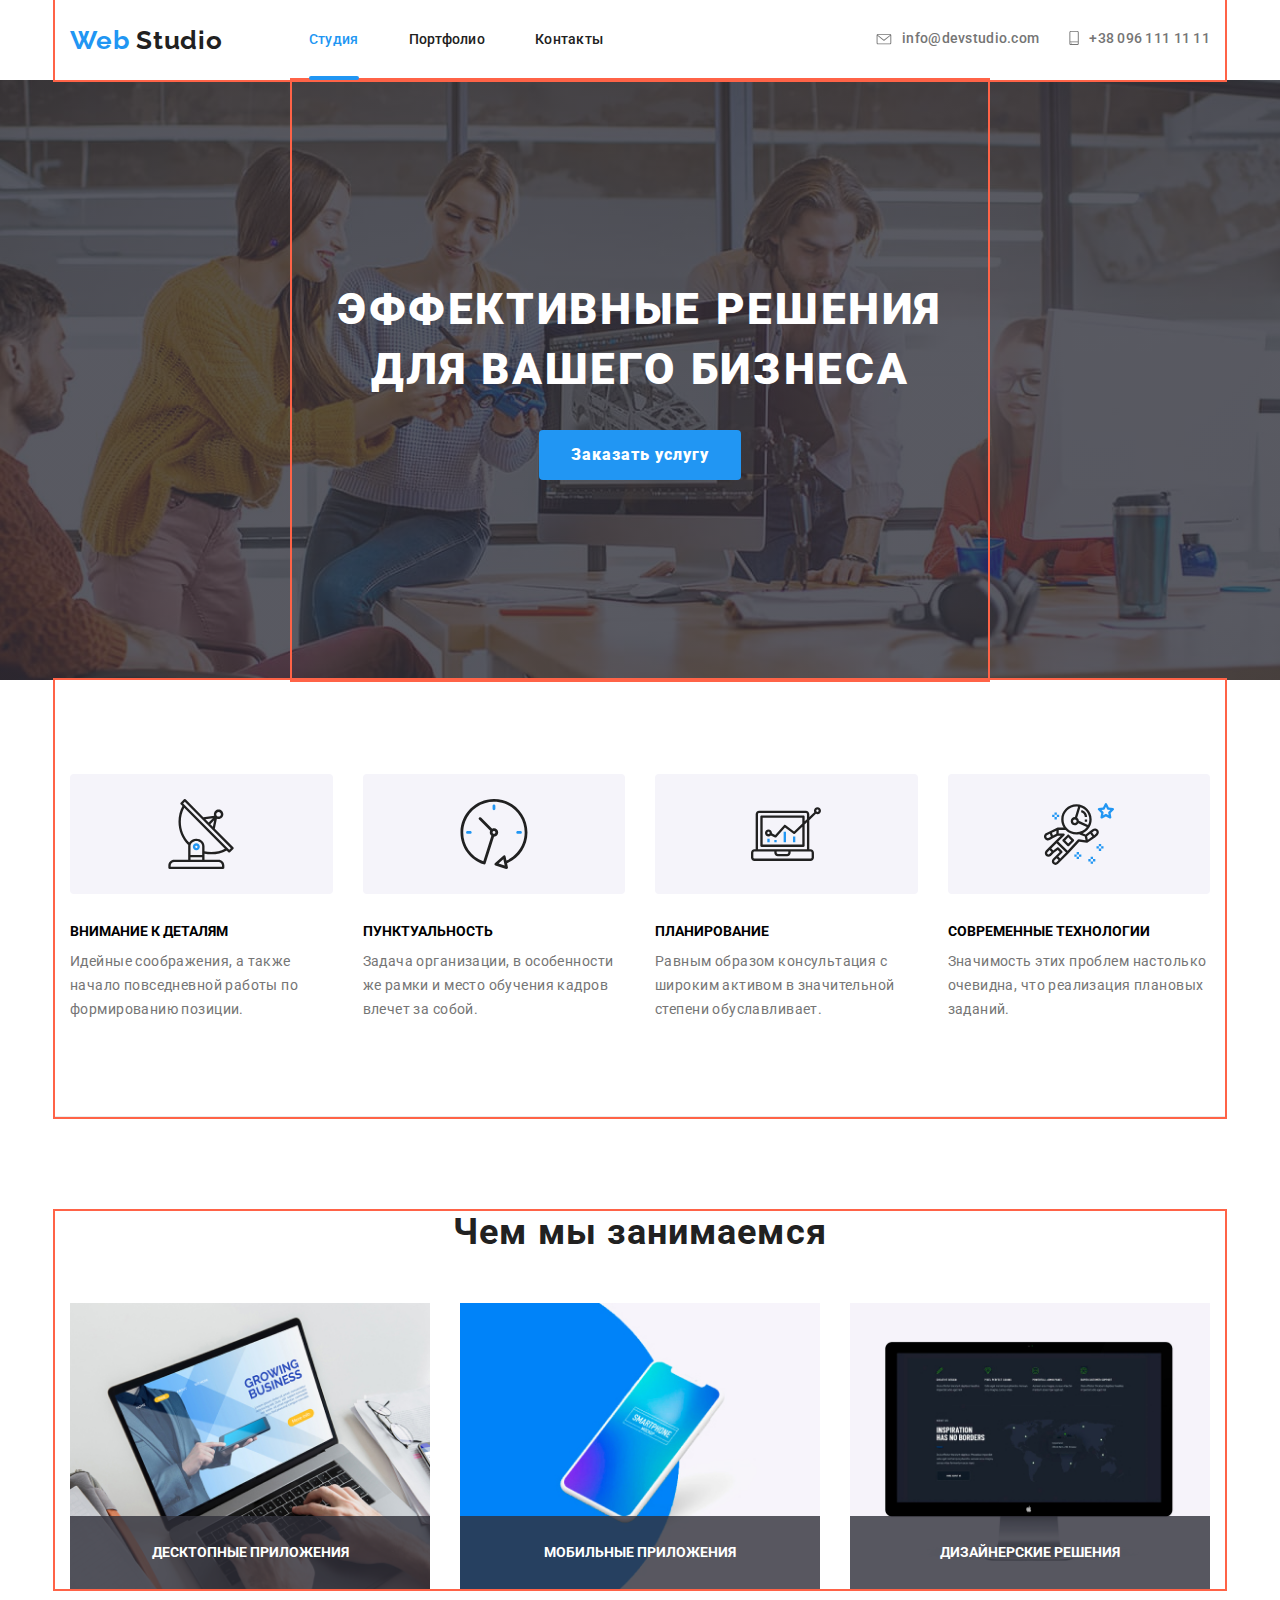
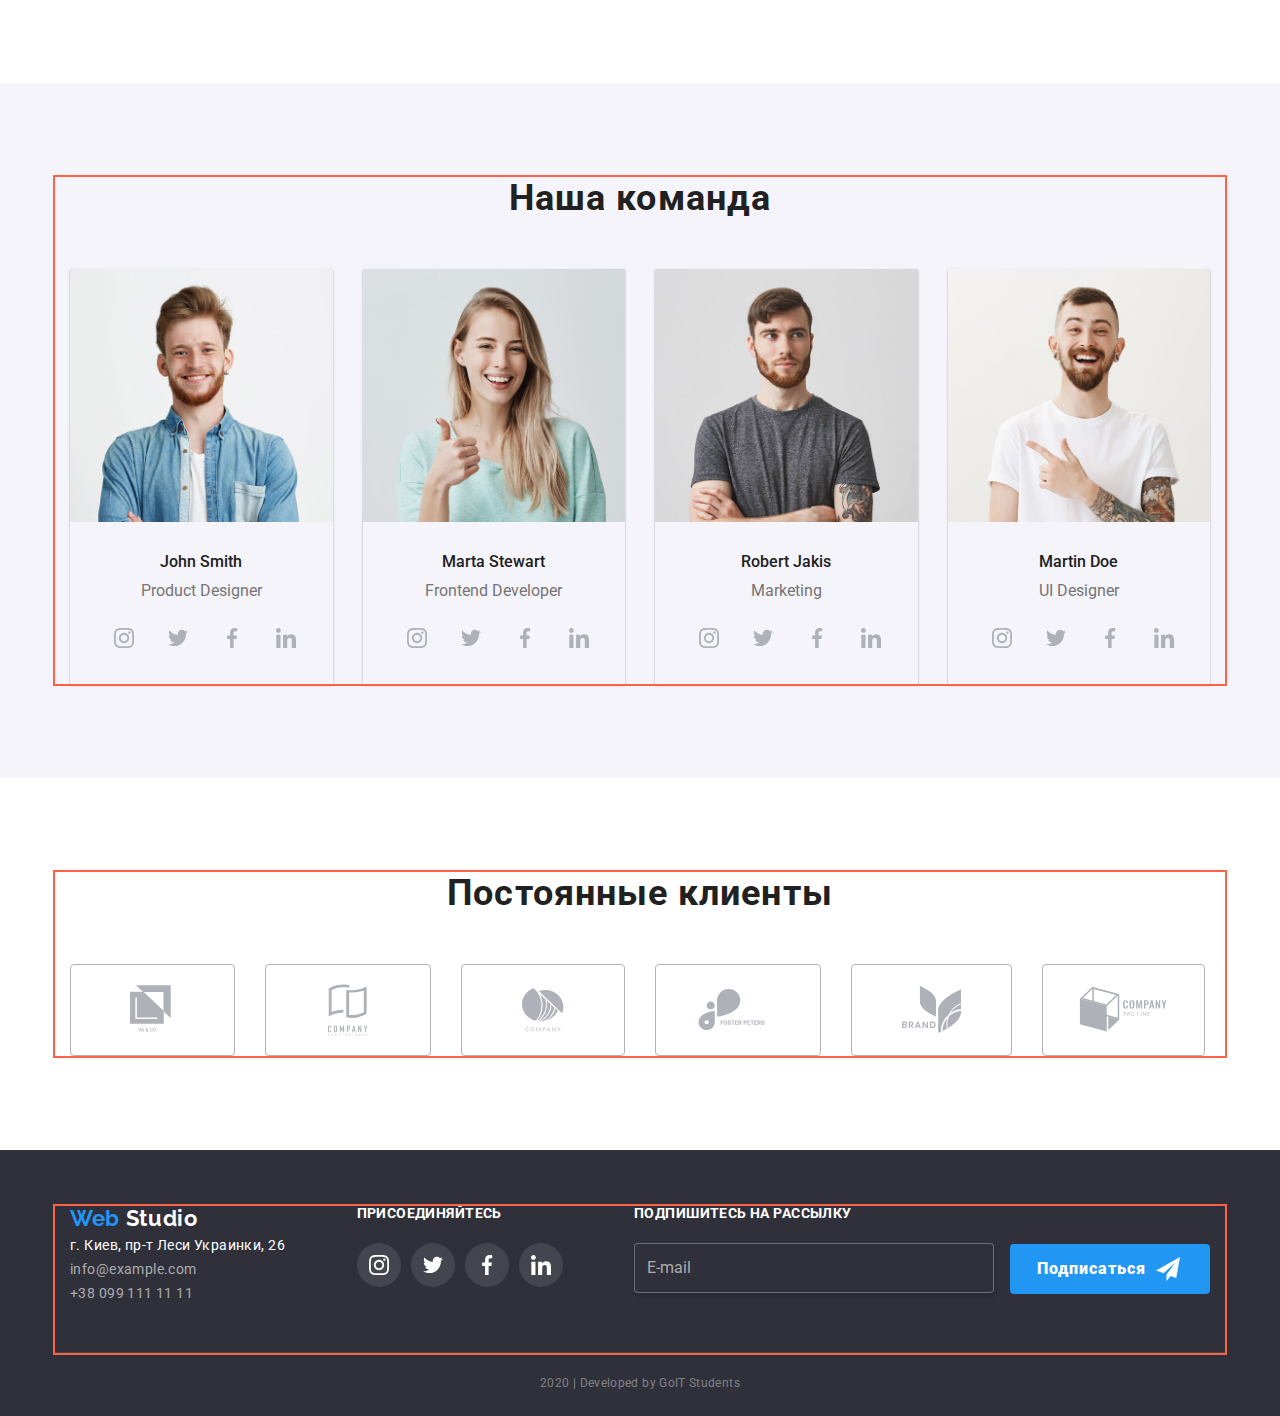
<file: index.html>
<!DOCTYPE html>
<html lang="ru">
<head>
    <meta charset="UTF-8">
    <meta name="viewport" content="width=device-width, initial-scale=1.0">
    <title>goit-markup-hw-06</title>
    <link href="https://fonts.googleapis.com/css2?family=Raleway:wght@400;700;900&family=Roboto:wght@500;700;900&display=swap" rel="stylesheet">
    <link rel="stylesheet" href="https://cdnjs.cloudflare.com/ajax/libs/modern-normalize/0.6.0/modern-normalize.min.css">
    <link rel="stylesheet" href="./css/common.css">
    <link rel="stylesheet" href="./css/main.css">
    
</head>
<body>
    <!--header-->
    <header>
        <div class="page-header border-box">
            <nav class="page-header__nav">
                <a href="" class="page-header__logo"> 
                    <span class="page-header__web">
                        Web
                    </span>
                    Studio 
                </a>
                <ul class="page-header__nav-list">
                    <li class="nav__item"><a href="./index.html" class="nav__link-current">Студия</a></li>
                    <li class="nav__item"><a href="./portfolio.html" class="nav__link">Портфолио</a></li>
                    <li class="nav__item"><a href="" class="nav__link">Контакты</a></li>
                </ul>
            </nav>
            <ul class="page-header-contacts">
                <li class="page-header__contacts-item">
                    
                    <a href="mailto:info@devstudio.com" class="page-header__contacts-link">
                        <svg class="page-header__icon" width="16px" height="11px">
                            <use href="./img/symbol-defs.svg#icon-mail">

                            </use>
                        </svg>    
                        info@devstudio.com
                    </a>
                </li>
                <li class="page-header__contacts-item">

                    <a href="tel:+380961111111" class="page-header__contacts-link">
                        <svg class="page-header__icon" width="10px" height="14px">
                            <use href="./img/symbol-defs.svg#icon-phone">

                            </use>
                        </svg> 
                        +38 096 111 11 11
                    </a>
                </li>
            </ul>
        </div>
    </header>
    
    <main>
        <!--hero-->
        <section class="hero">
            <div class="hero__logo border-box">
                <h1 class="hero__title">эффективные решения для вашего бизнеса</h1>
            
                <button type="button" class="hero__button" data-modal-open>
                    Заказать услугу
                </button> 
            </div>


            <div class="backdrop is-hidden" data-modal>
                <div class="modal is-hidden">
                    <form class="form" autocomplete="off">
                        <div class="modal__close-container" data-modal-close>
                            <svg class="modal__icon-close" width="44" height="44">
                                <use href="./img/symbol-defs.svg#krest"></use>
                            </svg>
                        </div>

                        <h3 class="modal__header">Оставьте свои данные, мы вам перезвоним</h3>
                        

                        <label class ="form__field">
                            <input class="form__input" type="text" name="name" placeholder=" "/>
                            <span class="form__label">Имя</span>
                            <svg class="form__icon" width="18" height="18">
                                <use href="./img/symbol-defs1.svg#icon-person-black-18dp"></use>
                            </svg>
                            
                        </label>

                        <label class ="form__field">
                                    <input class="form__input"
                                    type="tel" 
                                    name="tel" 
                                    
                                    placeholder=" "
                                    />
                                    <span class="form__label">Телефон</span>
                                    
                                    <svg class="form__icon" width="18" height="18">
                                        <use
                                        href="./img/symbol-defs1.svg#icon-phone-black-18dp">
                                        </use>
                                    </svg>
                        </label>            
                                
                        <label class ="form__field">
                                    <input class="form__input"
                                    type="email" 
                                    name="email" 
                                    
                                    placeholder=" "
                                    />
                                    <span class="form__label">Почта</span>
                                    
                                    <svg class="form__icon" width="18px" height="18px">
                                        <use
                                        href="./img/symbol-defs1.svg#icon-email-black-18dp">
                                        </use>
                                    </svg>
                        </label>       
                                

                        <label class="form__field">
                                    <textarea class="comment"
                                    name="comment"  
                                    rows="10"
                                    
                                    placeholder=" "
                                    ></textarea>
                            <span class="form__label form__label--comment">Коментарий</label>
                        </label>

                        <label class="form__agreement">
                                    
                            <input id="agreement" name="agreement" type="checkbox" class="checkbox"
                             value="agreement" class="modal__agreement-check" checked
                             >
                             <span class="form__checkbox"></span>
                            <p class="form__agreement-text">
                             Соглашаюсь с рассылкой и принимаю 
                                <a href="#" class="modal__contract-info">
                                    Условия договора
                                </a> 
                            </p>
                        </label>    
                        <button class="form__button" >Отправить</button>

                    </form>
                           
                </div>
            </div>
            
        </section>

                <!--advantages-->
                <section class="advantages border-box">
                   
                    <h2 class="visually-hidden header">Преимущества</h2>
                    <ul class="advantage-list">
                        <li class="advantage__item">
                            <div class="advantage__icon-bg">
                                <svg class="advantages--icon">
                                    <use 
                                        href="./img/symbol-defs.svg#icon-antenna">
                                    </use>
                                </svg> 
                                </div>
                            <h3 class="advantages__header">Внимание к деталям</h3>
                            <p class="advantages__text">
                                Идейные соображения, а также начало повседневной работы по формированию позиции.
                            </p>
                            
                        </li>
                        <li class="advantage__item">
                                <div class="advantage__icon-bg">
                                    <svg class="advantages--icon">
                                        <use 
                                            href="./img/symbol-defs.svg#icon-clock">
                                        </use>
                                    </svg> 
                                </div>
                            <h3 class="advantages__header">Пунктуальность</h3>
                            <p class="advantages__text">
                                Задача организации, в особенности же рамки и место обучения кадров влечет за собой.
                            </p>
                        </li>
                        <li class="advantage__item">
                                <div class="advantage__icon-bg">
                                    <svg class="advantages--icon">
                                        <use 
                                            href="./img/symbol-defs.svg#icon-diagram">
                                        </use>
                                    </svg> 
                                </div>
                            <h3 class="advantages__header">Планирование</h3>
                            <p class="advantages__text">
                                Равным образом консультация с широким активом в значительной степени обуславливает.
                            </p>
                        </li>
                        <li class="advantage__item">
                                <div class="advantage__icon-bg">
                                    <svg class="advantages--icon">
                                        <use 
                                            href="./img/symbol-defs.svg#icon-astronaut">
                                        </use>
                                    </svg> 
                                </div>
                            <h3 class="advantages__header">Современные технологии</h3>
                            <p class="advantages__text">
                                Значимость этих проблем настолько очевидна, что реализация плановых заданий.
                            </p>
                        </li>
                    </ul>                         
                </section>
            
            <!--what we do-->
            <section class="occupation">
                <div class="border-box">
                    <h2 class="occupation-header header">Чем мы занимаемся</h2>

                    <ul class="occupation__list">
                        <li class="occupation__item">
                            <img src="./img/desctopApp.jpg" alt="ДесктопныеПриложения" width="370" height="294">
                            <p class="occupation__text">
                                <a href="" class="occupation__link">
                                    Десктопные приложения
                                </a>
                            </p>
                        </li>
                        <li class="occupation__item">
                            <img src="./img/mobApp.jpg" alt="мобильныеПриложения"  width="370" height="294">
                            <p class="occupation__text">
                                <a href="" class="occupation__link">
                                Мобильные приложения
                            </a>
                            </p>
                        </li>
                        <li class="occupation__item">
                            <img src="./img/designSolution.jpg" alt="ДизайнерскиеРешения"  width="370" height="294">
                            <p class="occupation__text">
                                <a href="" class="occupation__link">
                                    Дизайнерские решения
                                </a>
                            </p>
                        </li>
                    </ul>
                </div>
            </section>

        <!--our team-->
        <section class="team">
            <div class="border-box">
                <h2 class="team__header header">Наша команда</h2>
                <ul class="team__list">
                    <!--Jhon-->
                    <li class="team__item">
                        <img src="./img/johnSmith.jpg" alt="ДжонСмит" width="270" height="260">
                        <h3 class="team__name">John Smith</h3>
                        <p class="team__text">Product Designer</p>
                        <ul class="team__social-list">
                            <li class="team__social-icon">
                                <a href="" class="team__social-link">
                                    <svg class="team__icon" width="20px" height="20px">
                                        <use 
                                            href="./img/symbol-defs.svg#icon-instagram">
                                        </use>
                                    </svg> 
                                </a>
                            </li>
                            <li class="team__social-icon">
                                <a href="" class="team__social-link">
                                    <svg class="team__icon" width="20px" height="20px">
                                        <use 
                                            href="./img/symbol-defs.svg#icon-twitter">
                                        </use>
                                    </svg> 
                                </a>
                            </li>
                            <li class="team__social-icon">
                                <a href="" class="team__social-link">
                                    <svg class="team__icon" width="20px" height="20px">
                                        <use 
                                            href="./img/symbol-defs.svg#icon-facebook">
                                        </use>
                                    </svg> 
                                </a>
                            </li>
                            <li class="team__social-icon">
                                <a href="" class="team__social-link">
                                    <svg class="team__icon" width="20px" height="20px">
                                        <use 
                                            href="./img/symbol-defs.svg#icon-linkedin">
                                        </use>
                                    </svg> 
                                </a>
                            </li>
                        </ul>
                    </li>
                    <!--Marta-->
                    <li class="team__item">
                        <img src="./img/martaStewart.jpg" alt="МартаСтюарт" width="270" height="260">
                        <h3 class="team__name">Marta Stewart</h3>
                        <p class="team__text">Frontend Developer</p>
                        <ul class="team__social-list">
                            <li class="team__social-icon">
                                <a href="" class="team__social-link">
                                    <svg class="team__icon" width="20px" height="20px">
                                        <use 
                                            href="./img/symbol-defs.svg#icon-instagram">
                                        </use>
                                    </svg> 
                                </a>
                            </li>
                            <li class="team__social-icon">
                                <a href="" class="team__social-link">
                                    <svg class="team__icon" width="20px" height="20px">
                                        <use 
                                            href="./img/symbol-defs.svg#icon-twitter">
                                        </use>
                                    </svg> 
                                </a>
                            </li>
                            <li class="team__social-icon">
                                <a href="" class="team__social-link">
                                    <svg class="team__icon" width="20px" height="20px">
                                        <use 
                                            href="./img/symbol-defs.svg#icon-facebook">
                                        </use>
                                    </svg> 
                                </a>
                            </li>
                            <li class="team__social-icon">
                                <a href="" class="team__social-link">
                                    <svg class="team__icon" width="20px" height="20px">
                                        <use 
                                            href="./img/symbol-defs.svg#icon-linkedin">
                                        </use>
                                    </svg> 
                                </a>
                            </li>
                        </ul>
                    </li>
                    <!--Robert-->
                    <li class="team__item">
                        <img src="./img/robertJakis.jpg" alt="РобетДжекиз" width="270" height="260">
                        <h3 class="team__name">Robert Jakis</h3>
                        <p class="team__text">Marketing</p>
                        <ul class="team__social-list">
                            <li class="team__social-icon">
                                <a href="" class="team__social-link">
                                    <svg class="team__icon" width="20px" height="20px">
                                        <use 
                                            href="./img/symbol-defs.svg#icon-instagram">
                                        </use>
                                    </svg> 
                                </a>
                            </li>
                            <li class="team__social-icon">
                                <a href="" class="team__social-link">
                                    <svg class="team__icon" width="20px" height="20px">
                                        <use 
                                            href="./img/symbol-defs.svg#icon-twitter">
                                        </use>
                                    </svg> 
                                </a>
                            </li>
                            <li class="team__social-icon">
                                <a href="" class="team__social-link">
                                    <svg class="team__icon" width="20px" height="20px">
                                        <use 
                                            href="./img/symbol-defs.svg#icon-facebook">
                                        </use>
                                    </svg> 
                                </a>
                            </li>
                            <li class="team__social-icon">
                                <a href="" class="team__social-link">
                                    <svg class="team__icon" width="20px" height="20px">
                                        <use 
                                            href="./img/symbol-defs.svg#icon-linkedin">
                                        </use>
                                    </svg> 
                                </a>
                            </li>
                        </ul>
                    </li>
                    <!--Martin-->
                    <li class="team__item">
                        <img src="./img/martinDoe.jpg" alt="МартинДое" width="270" height="260">
                        <h3 class="team__name">Martin Doe</h3>
                        <p class="team__text">UI Designer</p>
                        <ul class="team__social-list">
                            <li class="team__social-icon">
                                <a href="" class="team__social-link">
                                    <svg class="team__icon" width="20px" height="20px">
                                        <use 
                                            href="./img/symbol-defs.svg#icon-instagram">
                                        </use>
                                    </svg> 
                                </a>
                            </li>
                            <li class="team__social-icon">
                                <a href="" class="team__social-link">
                                    <svg class="team__icon" width="20px" height="20px">
                                        <use 
                                            href="./img/symbol-defs.svg#icon-twitter">
                                        </use>
                                    </svg> 
                                </a>
                            </li>
                            <li class="team__social-icon">
                                <a href="" class="team__social-link">
                                    <svg class="team__icon" width="20px" height="20px">
                                        <use 
                                            href="./img/symbol-defs.svg#icon-facebook">
                                        </use>
                                    </svg> 
                                </a>
                            </li>
                            <li class="team__social-icon">
                                <a href="" class="team__social-link">
                                    <svg class="team__icon" width="20px" height="20px">
                                        <use 
                                            href="./img/symbol-defs.svg#icon-linkedin">
                                        </use>
                                    </svg> 
                                </a>
                            </li>
                        </ul>
                    </li>
            </div>
        </section>

        <!--regular customers-->
        <section class="customers">

            <div class="border-box"> 
                <h2 class="header customers__header ">Постоянные клиенты</h2>
                <ul class="customers__list">
                    <li class="customers__item">
                        <a href="" class="customers__link customers-one__size">
                            <svg class="customers__logo" width="45px" height="50px">
                                <use 
                                    href="./img/symbol-defs.svg#icon-Client_1">
                                </use>
                            </svg> 
                        </a>
                    </li>
                    <li class="customers__item">
                        <a href="" class="customers__link customers-two__size">
                            <svg class="customers__logo" width="40px" height="52px">
                                <use 
                                    href="./img/symbol-defs.svg#icon-Client_2">
                                </use>
                            </svg> 
                        </a>
                    </li>
                    <li class="customers__item">
                        <a href="" class="customers__link customers-three__size">
                            <svg class="customers__logo" width="42px" height="44px">
                                <use 
                                    href="./img/symbol-defs.svg#icon-Client_3">
                                </use>
                            </svg> 
                        </a>
                    </li>
                    <li class="customers__item">
                        <a href="" class="customers__link customers-four__size">
                            <svg class="customers__logo" width="80px" height="42px">
                                <use 
                                    href="./img/symbol-defs.svg#icon-Client_4">
                                </use>
                            </svg> 
                        </a>
                    </li>
                    <li class="customers__item">
                        <a href="" class="customers__link customers-five__size">
                            <svg class="customers__logo" width="59px" height="47px">
                                <use 
                                    href="./img/symbol-defs.svg#icon-Client_5">
                                </use>
                            </svg> 
                        </a>
                    </li>
                    <li class="customers__item">
                        <a href="" class="customers__link customers-six__size">
                            <svg class="customers__logo" width="89px" height="45px">
                                <use 
                                    href="./img/symbol-defs.svg#icon-Client_6">
                                </use>
                            </svg> 
                        </a>
                    </li>
                </ul>
            </div>
        </section>
        

    </main>
    <footer class="page-footer">

        <div class="page-footer__container border-box">
            <address class="page-footer__address">
                <a href="" class="page-footer__logo">
                    <span class="page-footer__web">
                        Web
                    </span>
                    Studio
                </a> <br>
                <span class="page-footer__map-address">
                    г. Киев, пр-т Леси Украинки, 26
                </span> <br>
                <a href="mailto:info@example.com" class="page-footer__contacts-address">info@example.com</a><br>
                <a href="tel:+380991111111" class="page-footer__contacts-address">+38 099 111 11 11</a>
            </address>
            <div>
                <b class="page-footer__appeal">присоединяйтесь</b>
                
                <ul class="social-list">
                    <li class="social__item">
                        <a href="" aria-label="ссылка на инстаграм " class="social-list__item">
                            <svg class="footer__link-icon" width="20px" height="20px">
                                <use 
                                    href="./img/symbol-defs.svg#icon-instagram">
                                </use>
                            </svg>
                        </a>
                    </li>
                    <li class="social__item">
                        <a href="" aria-label="ссылка на твитер " class="social-list__item">
                            <svg class="footer__link-icon" width="20px" height="20px">
                                <use 
                                    href="./img/symbol-defs.svg#icon-twitter">
                                </use>
                            </svg> 
                        </a>
                    </li>
                    <li class="social__item">
                        <a href="" aria-label="ссылка на фейсбук" class="social-list__item">
                            <svg class="footer__link-icon" width="20px" height="20px">
                                <use 
                                    href="./img/symbol-defs.svg#icon-facebook">
                                </use>
                            </svg> 
                        </a>
                    </li>
                    <li class="social__item">
                        <a href="" aria-label="ссылка на линекдИн" class="social-list__item">
                            <svg class="footer__link-icon" width="20px" height="20px">
                                <use 
                                    href="./img/symbol-defs.svg#icon-linkedin">
                                </use>
                            </svg> 
                        </a>
                    </li>
                </ul>
            </div>
            <div>
                <b class="page-footer__appeal">Подпишитесь на рассылку</b>
                <form class="form-mail">
                    <label class="form-mail__label"></label>
                        <input class="form-mail__input" type="email" name="email" placeholder="E-mail"/>
                    
                </form>
                <a href="" class="footer-button button">
                    Подписаться
                    <svg class="footer__icon-send" width="24px" height="24px">
                        <use
                        href="./img/symbol-defs.svg#icon-send">
    
                        </use>
                    </svg>
                </a>                                                                                                                                                                                                                                        
            </div>
            <!-- <a href="" class="footer-button button">
                Подписаться
                <svg class="footer__icon-send" width="24px" height="24px">
                    <use
                    href="./img/symbol-defs.svg#icon-send">

                    </use>
                </svg>
            </a> -->
            
            
        </div>
        <p class="page-footer__copyright">2020 | Developed by GoIT Students</p>
    </footer>
    <script src="./js/modal.js"></script>
</body>
</html>
</file>
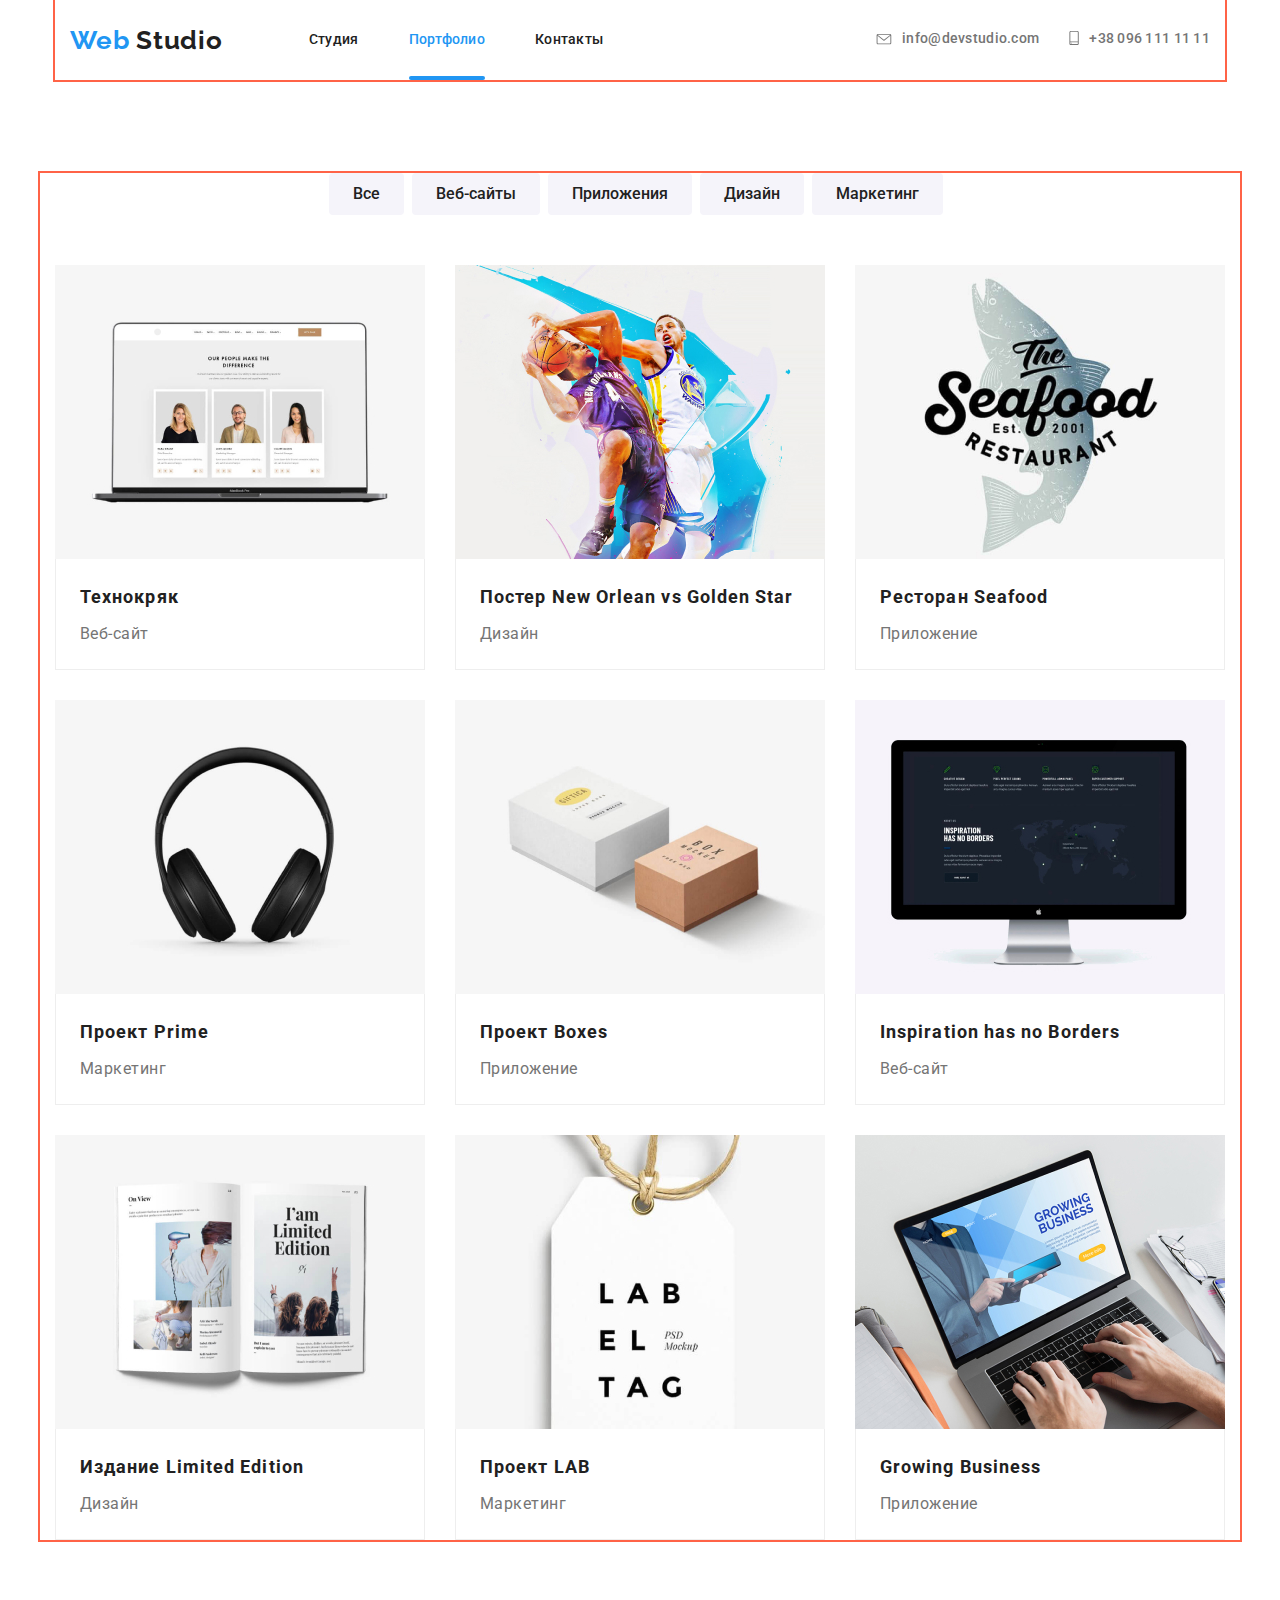
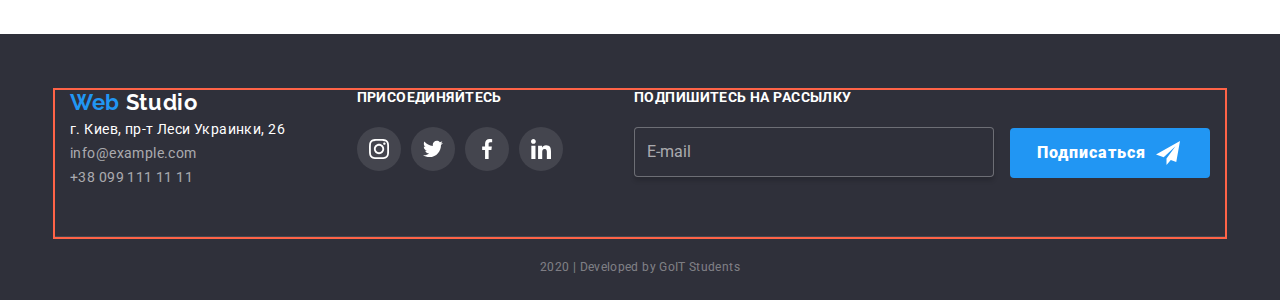
<file: portfolio.html>
<!DOCTYPE html>
<html lang="ru">
<head>
    <meta charset="UTF-8">
    <meta name="viewport" content="width=device-width, initial-scale=1.0">
    <title>goit-markup-hw-05</title>
    <link href="https://fonts.googleapis.com/css2?family=Raleway:wght@400;700;900&family=Roboto:wght@500;700;900&display=swap" rel="stylesheet">
    <link rel="stylesheet" href="https://cdnjs.cloudflare.com/ajax/libs/modern-normalize/0.6.0/modern-normalize.min.css">
    <link rel="stylesheet" href="./css/common.css">
    
    <link rel="stylesheet" href="./css/portfolio.css">
</head>
<body>
    <!--header-->
    <header>
        <div class="page-header border-box">
            <nav class="page-header__nav">
                <a href="" class="page-header__logo"> 
                    <span class="page-header__web">
                        Web
                    </span>
                    Studio 
                </a>
                <ul class="page-header__nav-list">
                    <li class="nav__item"><a href="./index.html" class="nav__link">Студия</a></li>
                    <li class="nav__item"><a href="./portfolio.html" class="nav__link-current">Портфолио</a></li>
                    <li class="nav__item"><a href="" class="nav__link">Контакты</a></li>
                </ul>
            </nav>
            <ul class="page-header-contacts">
                <li class="page-header__contacts-item">
                    
                    <a href="mailto:info@devstudio.com" class="page-header__contacts-link">
                        <svg class="page-header__icon" width="16px" height="11px">
                            <use href="./img/symbol-defs.svg#icon-mail">

                            </use>
                        </svg>    
                        info@devstudio.com
                    </a>
                </li>
                <li class="page-header__contacts-item">

                    <a href="tel:+380961111111" class="page-header__contacts-link">
                        <svg class="page-header__icon" width="10px" height="14px">
                            <use href="./img/symbol-defs.svg#icon-phone">

                            </use>
                        </svg> 
                        +38 096 111 11 11
                    </a>
                </li>
            </ul>
        </div>
    </header>

    <main class="main">
        <!-- project-title -->
        <section class="main__container">

             <div class="border-box__portfolio">
                <h1 class="main__header visually-hidden">Поиск проектов</h1>
                    <ul class="main__nav">
                        <li class="main__nav-item"><button type="button" class="button-secondary">Все</button></li>
                        <li class="main__nav-item"><button type="button" class="button-secondary">Веб-сайты</button></li>
                        <li class="main__nav-item"><button type="button" class="button-secondary">Приложения</button></li>
                        <li class="main__nav-item"><button type="button" class="button-secondary">Дизайн</button></li>
                        <li class="main__nav-item"><button type="button" class="button-secondary">Маркетинг</button></li>
                    </ul>
            
            <!-- project-list -->
                <h2 class="project__header visually-hidden">Список проектов</h2>
                <ul class="project__list">
                    <li class="project__item">
                        <a href="#">
                                <div class="card-thumb">
                                    <img src="./img/portfolio/technokryak.jpg" alt="Технокряк вэб-сайт" width="370" height="294">
                                    <div class="overlay">
                                        <p class="project__tech-text">
                                            Технокряк это современная площадка распространения коронавируса. 
                                            Компании используют эту платформу для цифрового шпионажа и атак на 
                                            защищённые сервера конкурентов.
                                        </p>
                                    </div>
                                </div>    
                                <div class="project__card">
                                        
                                    <h3 class="project__name">Технокряк</h3>
                                        <p class="project__descriptoin">
                                            Веб-сайт
                                        </p>
                                </div>
                        </a>
                    </li>
                    <li class="project__item">
                        <a href="#">
                            <div class="card-thumb">
                            <img src="./img/portfolio/posterbasket.jpg" alt="Постер с баскетболистами" width="370" height="294">
                                
                                    <div class="overlay">
                                        <p class="project__tech-text">
                                            Технокряк это современная площадка распространения коронавируса. 
                                            Компании используют эту платформу для цифрового шпионажа и атак на 
                                            защищённые сервера конкурентов.
                                        </p>
                                    </div>
                                </div>
                            <div class="project__card">
                                <h3 class="project__name">Постер 
                                    <span lang="en">
                                        New Orlean vs Golden Star
                                    </span>
                                </h3>
                                <p class="project__descriptoin">
                                    Дизайн
                                </p>
                            </div>
                        </a>
                    </li>
                    <li class="project__item">
                        <a href="#">
                            <div class="card-thumb">
                                <img src="./img/portfolio/seafoodrest.jpg" alt="Ресторан морской еды" width="370" height="294">
                                    <div class="overlay">
                                        <p class="project__tech-text">
                                            Технокряк это современная площадка распространения коронавируса. 
                                            Компании используют эту платформу для цифрового шпионажа и атак на 
                                            защищённые сервера конкурентов.
                                        </p>
                                    </div>
                            </div>
                            <div class="project__card">
                                <h3 class="project__name">Ресторан 
                                    <span lang="en">
                                        Seafood
                                    </span>
                                </h3>
                                <p class="project__descriptoin">
                                    Приложение
                                </p>
                            </div>
                        </a>
                    </li>
                    <li class="project__item">
                        <a href="#">
                            <div class="card-thumb">
                                <img src="./img/portfolio/primeproject.jpg" alt="Наушники" width="370" height="294">
                                    <div class="overlay">
                                        <p class="project__tech-text">
                                            Технокряк это современная площадка распространения коронавируса. 
                                            Компании используют эту платформу для цифрового шпионажа и атак на 
                                            защищённые сервера конкурентов.
                                        </p>
                                    </div>
                            </div>
                            <div class="project__card">
                                <h3 class="project__name">Проект 
                                    <span lang="en">
                                        Prime
                                    </span>
                                </h3>
                                <p class="project__descriptoin">
                                    Маркетинг
                                </p>
                            </div>
                        </a>
                    </li>
                    <li class="project__item">
                        <a href="#">
                            <div class="card-thumb">
                                <img src="./img/portfolio/projectboxes.jpg" alt="Коробки" width="370" height="294">
                                    <div class="overlay">
                                        <p class="project__tech-text">
                                            Технокряк это современная площадка распространения коронавируса. 
                                            Компании используют эту платформу для цифрового шпионажа и атак на 
                                            защищённые сервера конкурентов.
                                        </p>
                                    </div>
                            </div>
                            <div class="project__card">
                                <h3 class="project__name">Проект 
                                    <span lang="en">
                                        Boxes
                                    </span>
                                </h3>
                                <p class="project__descriptoin">
                                    Приложение
                                </p>
                            </div>
                        </a>
                    </li>
                    <li class="project__item">
                        <a href="#">
                            <div class="card-thumb">
                                <img src="./img/portfolio/inspnoborders.jpg" alt="Монитор" width="370" height="294">
                                    <div class="overlay">
                                        <p class="project__tech-text">
                                            Технокряк это современная площадка распространения коронавируса. 
                                            Компании используют эту платформу для цифрового шпионажа и атак на 
                                            защищённые сервера конкурентов.
                                        </p>
                                    </div>
                            </div>
                            <div class="project__card">
                                <h3 class="project__name"> 
                                    <span lang="en">
                                        Inspiration has no Borders
                                    </span>
                                </h3>
                                <p class="project__descriptoin">
                                    Веб-сайт
                                </p>
                            </div>
                        </a>
                    </li>
                    <li class="project__item">
                        <a href="#">
                            <div class="card-thumb">
                                <img src="./img/portfolio/limitededition.jpg" alt="Журнал" width="370" height="294">
                                    <div class="overlay">
                                        <p class="project__tech-text">
                                            Технокряк это современная площадка распространения коронавируса. 
                                            Компании используют эту платформу для цифрового шпионажа и атак на 
                                            защищённые сервера конкурентов.
                                        </p>
                                    </div>
                            </div>
                            <div class="project__card">
                                <h3 class="project__name"> 
                                    Издание
                                    <span lang="en">
                                        Limited Edition
                                    </span>
                                </h3>
                                <p class="project__descriptoin">
                                    Дизайн
                                </p>
                            </div>
                        </a>
                    </li>
                    <li class="project__item">
                        <a href="#">
                            <div class="card-thumb">
                                <img src="./img/portfolio/labproject.jpg" alt="Лейба" width="370" height="294">
                                    <div class="overlay">
                                        <p class="project__tech-text">
                                            Технокряк это современная площадка распространения коронавируса. 
                                            Компании используют эту платформу для цифрового шпионажа и атак на 
                                            защищённые сервера конкурентов.
                                        </p>
                                    </div>
                            </div>
                            <div class="project__card">
                                <h3 class="project__name"> 
                                    Проект
                                    <span lang="en">
                                        LAB
                                    </span>
                                </h3>
                                <p class="project__descriptoin">
                                    Маркетинг
                                </p>
                            </div>
                        </a>
                    </li>
                    <li class="project__item">
                        <a href="#">
                            <div class="card-thumb">
                                <img src="./img/portfolio/growingbuis.jpg" alt="Лейба" width="370" height="294">
                                    <div class="overlay">
                                        <p class="project__tech-text">
                                            Технокряк это современная площадка распространения коронавируса. 
                                            Компании используют эту платформу для цифрового шпионажа и атак на 
                                            защищённые сервера конкурентов.
                                        </p>
                                    </div>
                            </div>
                            <div class="project__card">
                                <h3 class="project__name"> 
                                    <span lang="en">
                                        Growing Business
                                    </span>
                                </h3>
                                <p class="project__descriptoin">
                                    Приложение
                                </p>
                            </div>
                        </a>
                    </li>
                </ul>

            </section>
        </div>
    </main>

    <footer class="page-footer">

        <div class="page-footer__container border-box">
            <address class="page-footer__address">
                <a href="" class="page-footer__logo">
                    <span class="page-footer__web">
                        Web
                    </span>
                    Studio
                </a> <br>
                <span class="page-footer__map-address">
                    г. Киев, пр-т Леси Украинки, 26
                </span> <br>
                <a href="mailto:info@example.com" class="page-footer__contacts-address">info@example.com</a><br>
                <a href="tel:+380991111111" class="page-footer__contacts-address">+38 099 111 11 11</a>
            </address>
            <div>
                <b class="page-footer__appeal">присоединяйтесь</b>
                
                <ul class="social-list">
                    <li class="social__item">
                        <a href="" aria-label="ссылка на инстаграм " class="social-list__item">
                            <svg class="footer__link-icon" width="20px" height="20px">
                                <use 
                                    href="./img/symbol-defs.svg#icon-instagram">
                                </use>
                            </svg>
                        </a>
                    </li>
                    <li class="social__item">
                        <a href="" aria-label="ссылка на твитер " class="social-list__item">
                            <svg class="footer__link-icon" width="20px" height="20px">
                                <use 
                                    href="./img/symbol-defs.svg#icon-twitter">
                                </use>
                            </svg> 
                        </a>
                    </li>
                    <li class="social__item">
                        <a href="" aria-label="ссылка на фейсбук" class="social-list__item">
                            <svg class="footer__link-icon" width="20px" height="20px">
                                <use 
                                    href="./img/symbol-defs.svg#icon-facebook">
                                </use>
                            </svg> 
                        </a>
                    </li>
                    <li class="social__item">
                        <a href="" aria-label="ссылка на линекдИн" class="social-list__item">
                            <svg class="footer__link-icon" width="20px" height="20px">
                                <use 
                                    href="./img/symbol-defs.svg#icon-linkedin">
                                </use>
                            </svg> 
                        </a>
                    </li>
                </ul>
            </div>
            <div>
                <b class="page-footer__appeal">Подпишитесь на рассылку</b>
                <form class="form-mail">
                    <label class="form-mail__label"></label>
                        <input class="form-mail__input" type="email" name="email" placeholder="E-mail"/>
                    
                </form>
                <a href="" class="footer-button button">
                    Подписаться
                    <svg class="footer__icon-send" width="24px" height="24px">
                        <use
                        href="./img/symbol-defs.svg#icon-send">
    
                        </use>
                    </svg>
                </a>                                                                                                                                                                                                                                        
            </div>
            <!-- <a href="" class="footer-button button">
                Подписаться
                <svg class="footer__icon-send" width="24px" height="24px">
                    <use
                    href="./img/symbol-defs.svg#icon-send">

                    </use>
                </svg>
            </a> -->
            
            
        </div>
        <p class="page-footer__copyright">2020 | Developed by GoIT Students</p>
    </footer>
</body>
</html>
</file>
<file: css/common.css>
/* Палитра */

:root {
    
    --primary-text-decoration: #212121;
    --secondary-text-color: #757575;
    --threatly-text-color: rgba(255, 255, 255, 0.6);
    --copyright-txt-color:rgba(255, 255, 255, 0.4);
    --title-text-decoration: #FFFFFF;

    --nav-bg-decoration: #FFFFFF;
    --hero-bg-decoration:rgba(47, 48, 58, 0.8);
    --main-bg-decoration:#E5E5E5;
    --team-bg-decoration:#F5F4FA;
    --footer-bg-decoration:#2F303A;
    --accent-color: #2196F3;

}
/* COMMON */



a {
    color: var(--primary-text-decoration);
    text-decoration: none;
}

ul{
    margin: 0px;
    padding: 0px;
}

li {
    list-style: none;
}
    
body {
    background-color: var(--nav-bg-decoration);
    font-family: 'Roboto', sans-serif;
    font-style: normal;
    font-weight: 400;
}

h1,h2,h3,p{
    margin: 0px;
    padding: 0px;
}

img {
    display: block;
    max-width: 100%;
    height: auto;
}

textarea{
    resize: none;
}

.visually-hidden:not(:focus):not(:active),
input[type='checkbox'].visually-hidden,
input[type='radio'].visually-hidden {
    position: absolute;
    width: 1px;
    height: 1px;
    margin: -1px;
    border: 0;
    padding: 0;
    white-space: nowrap;
    clip-path: inset(100%);
    clip: rect(0 0 0 0);
    overflow: hidden;
}


/* HEADER */

.header{    
    
    font-size: 36px;
    line-height: 1.17;
    text-align: center;
    letter-spacing: 0.03em;

    color: var(--primary-text-decoration);
    background-color: var(--title-text-decoration);
}

.page-header{
    display: flex;
    align-items: center;  
}

.page-header__nav{
    display: flex;
    align-items: center;   
}

.page-header__nav-list{
    
    display: flex;
    align-items: center; 
}

.page-header__logo{
    font-family: 'Raleway', sans-serif;
    font-weight: 700;
    font-size: 26px;
    line-height: 1.19;
    letter-spacing: 0.03em;
    margin-right: 86px;
}

.page-header__web{
    color: var(--accent-color);
}

.nav__item{
    position: relative;
    display: flex;

    font-weight: 500;
    font-size: 14px;
    line-height: 1.14;
    letter-spacing: 0.02em;
}

.nav__item:not(:last-child){
    margin-right: 50px;
}

.nav__link{
    display: block;

    padding-top: 32px;
    padding-bottom: 32px;
}

.nav__link-current{
    display: block;

    padding-top: 32px;
    padding-bottom: 32px;
    color:var(--accent-color);
}

.nav__link-current::after{
    content: '';
    position: absolute;
    left: 0;
    bottom: 0;


    width: 100%;
    height: 4px;
    
    background-color: var(--accent-color);
    border-radius: 4px;
}

.nav__link:hover,
.nav__link:focus,
.page-header__contacts-link:hover{
    color: var(--accent-color);
    transition: 250ms cubic-bezier(0.4, 0, 0.2, 1);

}

.page-header-contacts{
    display: flex;
    align-items: center;
    margin-left: auto;

    font-weight: 500;
    font-size: 14px;
    line-height: 1.14;
    letter-spacing: 0.02em;
}

.page-header__contacts-item:not(:last-child){
    margin-right: 30px;
}

.page-header__contacts-link{
    display: inline-flex;
    align-items: center;

    color: var(--secondary-text-color);
}

.page-header__contacts-link:focus{
    color:var(--accent-color);
    transition: 250ms cubic-bezier(0.4, 0, 0.2, 1);
}

.page-header__icon{
    margin-right: 10px;
    fill: currentColor;
}

/* .page-header__contacts-link--envelope::before{
    content: "";
    min-width: 16px;
    height: 12px;
    margin-right: 10px;
    background-image: url(../img/envelope.svg);
    background-size: contain;
    background-repeat: no-repeat;
}

.page-header__contacts-link--phone::before{
    content: "";
    min-width: 10px;
    height: 15px;
    margin-right: 10px;
    background-image: url(../img/phone.svg);
    background-size: contain;
} */

/* FOOTER */

.page-footer{
    background-color: var(--footer-bg-decoration);
    padding-top: 56px;
}

.page-footer__container{
    display: flex;
    align-items: flex-start;
    justify-content: space-between;
    padding-bottom: 46px;
}

.page-footer__address{
    display: column;

    font-style: normal;
    font-size: 14px;
    line-height: 1.71;
    letter-spacing: 0.03em;
    color: var(--title-text-decoration);
}

.page-footer__logo{
    margin-bottom: 10px;

    font-family: 'Raleway', sans-serif;
    font-weight: 700;
    font-size: 22px;
    line-height: 1.18;
    letter-spacing: 0.03em;
    color: var(--title-text-decoration);
}

.page-footer__web{
    color: var(--accent-color);
}

.page-footer__map-address{
    margin-bottom: 9px;
}

.page-footer__contacts-address{
    color: var(--threatly-text-color);
}

.page-footer__contacts-address:not(:last-child){
    margin-bottom: 9px;
}

/* .page-footer__appeal-container{
    display: column;
} */

.page-footer__appeal{
    display: block;
    margin-bottom: 21px;

    font-size: 14px;
    line-height: 1.14;
    letter-spacing: 0.03em;
    text-transform: uppercase;
    color:var(--title-text-decoration);
}

.form-mail{
    display: inline-block;
    align-items: center;
    
}


.form-mail__input{
    width: 360px; 
    height: 50px;
    padding: 18px 12px;
    margin-right: 12px;
    color:rgba(255, 255, 255, 0.6);
    
    background-color: #2F303A;
    border: 1px solid rgba(255, 255, 255, 0.3);
    box-sizing: border-box;
    box-shadow: 0px 4px 4px rgba(0, 0, 0, 0.15);
    border-radius: 4px;
    
}

.form-mail__input::placeholder{
    color:rgba(255, 255, 255, 0.6);
    

}

.footer__icon-send{
    margin-left: 10px;
    fill: currentColor;
}

/* .footer-button:hover .footer__icon-send{
    
    color: rgb(212, 209, 7);
    animation: icon-send 8s infinite;
    


}

@keyframes icon-send {
    
    20%{
        
        transform: translate(310px, -150px) rotate(50deg) scale(2);  
    }

    50%{
        transform: rotate(200deg) scale(4) translate(200px,90px);
    }

    80%{
        transform: rotate(-50deg) scale(3) translate(400px, -200px);
    }
} */

/* СОКИАБЛЭ тэхт энд пикчерс */

.social-list{
    display: flex;
}

.social__item:not(:last-child){
    margin-right: 10px;
}

.footer__link-icon{
    fill: var(--nav-bg-decoration);
}

.social-list__item:hover{
    color: var(--title-text-decoration);
    background-color: var(--accent-color);
    transition: 250ms cubic-bezier(0.4, 0, 0.2, 1);
}

.social-list__item{
    display: block;
    display: flex;
    align-items: center;
    justify-content: center;
    border-radius: 50%;
    width: 44px;
    height: 44px;
    size: 20px;

    background-color: rgba(255, 255, 255, 0.1);
    
    background-repeat: no-repeat;
    background-position: center; 
}

.social-list .social-pics{
    width: calc(100%-120px) / 4;
}

.social-list .social-pics:not(:last-child){
    margin-right: 40px;
}

.page-footer__social-links{
    color: var(--title-text-decoration);
}

.page-footer__container{
    border-bottom: 1px solid rgba(255, 255, 255, 0.1);
}

.page-footer__copyright{
    display: block;
    padding-top: 18px;
    padding-bottom: 21px;
    

    color:var(--copyright-txt-color);
    font-size: 12px;
    line-height: 2;
    text-align: center;
    letter-spacing: 0.03em;

}

/* BUTTON */

.button{
    color:var(--primary-text-decoration);
    background-color: var(--team-bg-decoration);
    border: 2px solid var(--team-bg-decoration);
    
    font-weight: 900;
    font-size: 16px;
    line-height: 1.9;
    text-align: center;
    letter-spacing: 0.06em;  
}

.hero-button{
    color: var(--title-text-decoration);
    background-color: var(--accent-color);
    border-color:  var(--accent-color);

    display: inline-block;

    padding: 8px 30px;
    border-radius: 4px;
    vertical-align: middle;
    min-width: 200px;
    font-weight: 900;
    font-size: 16px;
    line-height: 1.9;
    text-align: center;
    letter-spacing: 0.06em;
}

.footer-button{
    display: inline-flex;
    align-items: center;

    color: var(--title-text-decoration);
    background-color: var(--accent-color);
    border-color:  var(--accent-color);

    padding: 8px 25px;
    border-radius: 4px;
    vertical-align: middle;
    min-width: 200px;
}

.footer-button:hover{
    color: var(--primary-text-decoration);
    transition: 250ms cubic-bezier(0.4, 0, 0.2, 1);
}

/* .footer-button--icon-plane::after{
    content: "";
    min-width: 24px;
    height: 24px;
    margin-left: 10px;
    background-image: url(../img/plane.svg);
    background-color: #2196F3;
    background-size: contain;
} */

.button-secondary{
    display: inline-block;
    padding: 6px 22px;
    vertical-align: middle;
    min-width: 73px;

    color:var(--primary-text-decoration);
    background-color: var(--team-bg-decoration);
    border: 2px solid var(--team-bg-decoration);

    border-radius: 4px;
    font-weight: 500;
    font-size: 16px;
    line-height: 1.62;
}

.button:hover,
.button:focus{
    color: var(--primary-text-decoration);
    background-color: var(--accent-color);
    border-color:  var(--accent-color);
    transition: 250ms cubic-bezier(0.4, 0, 0.2, 1);
}

.button-secondary:hover,
.button-secondary:focus{
    color: var(--title-text-decoration);
    background-color: var(--accent-color);
    border-color:  var(--accent-color);
    transition: 250ms cubic-bezier(0.4, 0, 0.2, 1);
}

/* Разметка */

.border-box{
    outline: 2px solid tomato;
    width: 1170px;
    padding-left: 15px;
    padding-right: 15px;
    margin-left: auto;
    margin-right: auto;
}
</file>
<file: css/main.css>
.hero{
    /* max-width: 1600px; */
    height: 600px;
    margin-left: auto;
    margin-right: auto;
    background: linear-gradient(to right, 
    rgba(47, 48, 58, 0.8), 
    rgba(47, 48, 58, 0.8)),
    url('../img/hero.jpg');
   background-repeat: no-repeat;
   background-position: center;
   /* background-position: contain; */
   background-color: blanchedalmond;
   background-size: cover;

     
}

.hero__logo{
    display: block;
    text-align: center;
    padding-top: 200px;
    padding-bottom: 200px;
    width: 696px;
}

.hero__title{
    margin-bottom: 30px;

    color:var(--title-text-decoration);
    font-weight: 900;
    font-size: 44px;
    line-height: 1.36;
    text-align: center;
    letter-spacing: 0.06em;
    text-transform: uppercase; 
}

.hero__button{
    display: inline-flex;
    align-items: center;

    padding: 10px 32px;
    border-radius: 4px;
    border: 0px;
    min-width: 200px;
    font-weight: 900;
    font-size: 16px;
    line-height: 1.9;
    letter-spacing: 0.06em;

    color: var(--title-text-decoration);
    background-color: var(--accent-color);
}

.backdrop{
    position: fixed;
    top: 0;
    left: 0;
    width: 100%;
    height: 100%;
    background-color: rgba(0, 0, 0, 0.3);
    opacity: 1;
    transition: opacity 250ms cubic-bezier(0.4, 0, 0.2, 1);
    z-index: 2;
    
}

.backdrop.is-hidden{
    opacity: 0;
    pointer-events: none;
}

.modal.is-hidden{
    transform: translate(-50%, -50%) scale(1.1);
}

.modal{
    position: absolute;
    top: 50%;
    left: 50%;
    box-shadow: 0px 2px 1px rgba(0, 0, 0, 0.2), 0px 1px 1px rgba(0, 0, 0, 0.14), 0px 1px 3px rgba(0, 0, 0, 0.12);
    border-radius: 4px;
    transform: translate(-50%, -50%) scale(0.8);
    background-color: #ffffff;
   
    transition: transform 250ms cubic-bezier(0.4, 0, 0.2, 1), scale 250ms cubic-bezier(0.4, 0, 0.2, 1);
    
}

.modal__close-container{
    
    position: absolute;
    top:0;
    right: 0;
    transform: translate(8px, -8px);

    width: 30px;
    height: 30px;
    border-radius: 50% 50%;

    display: flex;
    align-items: center;
    justify-content: center;

    cursor: pointer;
    color: #ffffff;
    background-color: #fff;
    box-shadow: 0px 2px 1px rgba(0, 0, 0, 0.2), 0px 1px 1px rgba(0, 0, 0, 0.14), 0px 1px 3px rgba(0, 0, 0, 0.12);
    
}

.modal__icon-close{
    display: inline-block;
    width: 11px;
    height: 11px;
     
}

.modal__header{
    text-align: center;
    margin-bottom: 30px;
    
    font-size: 20px;
    line-height: 1.15;
}

.form {
    width: 528px;
    height: 581px;
    padding: 40px;
}

.form__field {
    position: relative;
    display: flex;
    flex-direction: column;
    margin: 0;
    margin-bottom: 28px;

    font-size: 14px;
    line-height: 1.14;
    letter-spacing: 0.01em;
}

.form__input {
    width: 100%;
    height: 40px;
    padding: 12px 16px 12px 42px;

    border: 1px solid rgba(33, 33, 33, 0.2);
    
    border-radius: 4px;
}

.form__label{
    position: absolute;
    
    top: 50%;
    left: 42px;
    margin: 0;
    font-size: 14px;
    letter-spacing: 0.01em;
    color: var(--secondary-text-color);
    transform: translateY(-50%) scale(1);
    transition: transform 250ms cubic-bezier(0.4, 0, 0.2, 1),
     scale 250ms cubic-bezier(0.4, 0, 0.2, 1);
}

.comment{
    width: 100%;
    height: 120px;
    padding: 12px 16px;
    border-radius: 4px;
    border: 1px solid rgba(33, 33, 33, 0.2);
}

.form__label--comment{
    position: absolute;
    top: 12px;
    left: 16px;
    transform: scale(1);
    transition: transform 250ms cubic-bezier(0.4, 0, 0.2, 1);
}

.form__icon{
    position: absolute;
    top: 50%;
    left: 18px;
    fill: currentColor;
    transform: translateY(-50%);
    transition: fill 250ms cubic-bezier(0.4, 0, 0.2, 1);
    
}

.form__input:focus-within ~ .form__icon{
    fill: var(--accent-color);
}

.form__input:focus + .form__label,
.form__input:not(:placeholder-shown) + .form__label{
    transform: translateY(-40px) translateX(-25px);
    color: var(--accent-color);
    
}

.comment:focus + .form__label,
.comment:not(:placeholder-shown) + .form__label{
    transform: translateY(-30px);
    color: var(--accent-color);
}

.modal__forms:last-child{
    margin-bottom: 0px;
}

.modal__comment{
   margin-bottom: 20px;
}

.modal__agreement{
    display: flex;
    justify-content: center;
    margin-bottom: 30px;
    color: var(--secondary-text-color);
    
    
}

.form__agreement{
    display: flex;
    
    align-items: center;
    margin-bottom: 30px;
    margin-left: 12px;
}

.checkbox{
    -webkit-appearance: none;
   -moz-appearance: none;
        appearance: none;
}

.form__agreement-text{
    margin-left: 8px;
    font-size: 14px;
    line-height: 1.7;
    color: var(--secondary-text-color);

}

.form__checkbox{
    width: 15px;
    height: 15px;
    display: inline-block;
    
    border: 2px solid #2a2a2a;
    border-radius: 4px;  
}

.checkbox:checked + .form__checkbox{
    background-color: var(--accent-color);
    background-image: url(../img/icon-check.svg);
    border-color: var(--accent-color);
    background-size: contain;
    background-origin: border-box;
    
}

/* Здесь переопредиление. Лень двигатель... */
.modal__contract-info{
    text-decoration: underline;
    color: var(--accent-color);
}

.form__button{
    text-align: center;
    margin-left: 25%;
    
    border-radius: 4px;
    width: 180px;
    height: 45px;
    font-weight: 700;
    font-size: 16px;
    line-height: 1.9;
    letter-spacing: 0.06em;

    color: var(--title-text-decoration);
    background-color: var(--accent-color);
    
    border: 0px; 
    cursor: pointer;

    
}

/* .hero__button::before,
.hero__button::after{
    content: '';
    display: inline-block;
    background-size: contain;
    width: 60px;
    height: 60px;
    margin-right: 10px;
    transition: transform 500ms ;
}

.hero__button::before{
    background-image: url(https://img1.liveinternet.ru/images/attach/d/2/151/532/151532251_53pAwAUE8g.jpg);

}

.hero__button:hover::before{
    transform: translateY(-100px);
}

.hero__button::after{
    position: absolute;

    transform: translateY(100px);
    background-image: url(https://avatars.mds.yandex.net/get-pdb/202366/0aea2e6e-58a5-456c-be0e-a35b0c50be8b/s600);
}

.hero__button:hover::after{
    transform: translateY(0px);
} */

.advantages {
    
    padding-top: 94px;
    padding-bottom: 94px;
    border-bottom: 1px solid #ECECEC;
}

.advantage-list{
    display: flex;
}

.advantage__item{
    width: calc((100% - 90px) / 4);
}

.advantage__icon-bg{
    height: 120px;
    border-radius: 4px;
    display: flex;
    justify-content: center;
    align-items: center;
    background-color: var(--team-bg-decoration);

    margin-bottom: 30px;
}

.advantages--icon{
    width: 70px;
    height: 70px;
}

.advantage__item:not(:last-child){
    margin-right: 30px;
}

.advantages__header{
    
    margin-bottom: 10px;
    font-size: 14px;
    line-height: 1.14;
    text-transform: uppercase;  
}

.advantages__text{
    display: block;
    color: var(--secondary-text-color);
    font-size: 14px;
    line-height: 1.71;
    letter-spacing: 0.03em;
}

.occupation{
    padding-top: 94px;
    padding-bottom: 94px;
}

.occupation-header{
    margin-bottom: 50px;
    display: block;

    /* padding-top: 32px; */
    /* padding-bottom: 32px */
}

.occupation__list{
    display: flex;
}

.occupation__item{
    position: relative;
    /* overflow: hidden;
    border-radius: 4px; */
}

.occupation__item:not(:last-child)  {
    margin-right: 30px;
}

.occupation__text{
    position: absolute;
    
    bottom: 0;
    right: 0;
    text-align: center;
    padding-top: 27px;
    padding-bottom: 27px;
    width: 100%;

    background-color: rgba(47, 48, 58, 0.8);
    /* border-radius: 0px 0px 4px 4px; */
}

.occupation__link{
    font-weight: 700;
    font-size: 14px;
    line-height: 1.14;
    text-align: center;
    color: var(--title-text-decoration);
    text-transform: uppercase;
}

.team{
    padding-top: 94px;
    padding-bottom: 94px;
}


.team__list{
    display: flex;
}

.team__header{
    margin-bottom: 50px;
}

.team__header,
.team{
    background-color: var(--team-bg-decoration);
}

.team__item{
    padding-bottom: 24px;
    width: calc((100%-90px) / 4);

    box-shadow: 0px 2px 1px rgba(0, 0, 0, 0.2), 
    0px 1px 1px rgba(0, 0, 0, 0.14), 
    0px 1px 3px rgba(0, 0, 0, 0.12);
    /* border-radius: 4px; */
    overflow: hidden;
}

.team__item:not(:last-child){
    margin-right: 30px;
}

.team__name{
    margin-bottom: 10px;
    margin-top: 30px;

    font-weight: 500;
    font-size: 16px;
    line-height: 19px;
    text-align: center;
    color: var(--primary-text-decoration);
}

.team__text{
    margin-bottom: 16px;    

    font-size: 16px;
    line-height: 19px;
    text-align: center;
    color: var(--secondary-text-color);
}

.team__social-list{
    display: flex;
    padding: 0px 32px;
}


.team__social-icon:not(:last-child){
    margin-right: 10px;
}

.team__social-link{
    display: flex;
    align-items: center;
    justify-content: center;
    border-radius: 50%;

    width: 44px;
    height: 44px;
    color: #AFB1B8;
}

.team__social-link:hover
{
    color: var(--title-text-decoration);
    background-color: var(--accent-color);
    transition: 250ms cubic-bezier(0.4, 0, 0.2, 1);
}

.team__icon{
    fill: currentColor;
}

/* .team__icon:hover{
    fill: var(--title-text-decoration);
    background-color: var(--accent-color);
} */

.customers{
    padding-top: 94px;
    padding-bottom: 94px;
}

.customers__link{
    display: flex;
    align-items: center;
    justify-content: center;
    border: 1px solid #AFB1B8;
    fill: #AFB1B8;
    border-radius: 4px;  
}


.customers__link:hover
{
    fill: var(--accent-color);
    border-color: var(--accent-color);
    transition: 250ms cubic-bezier(0.4, 0, 0.2, 1);
}

.customers-one__size{
    padding: 20px 59px;
}

.customers-two__size{
    padding: 19px 62px;
}

.customers-three__size{
    padding: 23px 60px;
}

.customers-four__size{
    padding: 24px 42px;
}

.customers-five__size{
    padding: 21.5px 50px;
}

.customers-six__size{
    padding: 22.5px 36px;
}

.customers__header{
    padding-bottom: 50px;
}

.customers__list{
    display: flex;
}

.customers__item {
    width: calc((100%-180px) / 6);
}

.customers__item:not(:last-child){
    margin-right: 30px;
}
</file>
<file: css/portfolio.css>
.main{
    background-color: var(--nav-bg-decoration);
}

.main__container{
    padding-top: 93px;
    padding-bottom: 94px;
}

.main__nav{
    display: flex;
    justify-content: center;
    text-align: center;

    margin-bottom: 50px;
}

.main__nav-item{
    margin-right: 8px;
}

.project__list{
    display: flex;
    flex-wrap: wrap;
    
}

.project__item{
    position: relative;

    width: calc((100% - 60px) / 3);

    /* overflow: hidden; */
    /* border-top-left-radius: 5px;
    border-top-right-radius: 5px; */
}

.project__item:hover::after{
    opacity: 1;
}

.project__item:not(:nth-child(3n)){
    margin-right: 30px;
}

.project__item:not(:nth-last-child(-n + 3)) {
    margin-bottom: 30px;
}

.project__item:hover{
    box-shadow: 1px 4px 6px rgba(0, 0, 0, 0.16), 
    0px 4px 4px rgba(0, 0, 0, 0.06), 
    0px 1px 1px rgba(0, 0, 0, 0.12);

}

.card-thumb {
    position: relative;
    overflow: hidden;
  }
  
  .project__tech-text{
    
    padding: 63px 24px;
    color: var(--primary-white-color);
    font-size: 18px;
    line-height: 1.56;
    letter-spacing: 0.03em;
  }
  
  .overlay {
      display: inline-block;
    content: "";
  
    position: absolute;
    top: 0;
    left: 0;
    width: 100%;
    height: 100%;
    background-color: rgb(33, 150, 243);
    
    opacity: 0;
    transform: translateY(100%);
    
    transition: 250ms cubic-bezier(0.4, 0, 0.2, 1);
  }
  
  .project__item:hover .overlay,
  .project__item:focus .overlay {
    opacity: 0.9;
    
    transform: translateY(0%);

    color: var(--title-text-decoration);
  }

/* .project__tech-text{
    position: absolute;
    top: 0;
    left: 0;

    padding: 63px 24px;
    height: 294px;
    font-size: 18px;
    line-height: 1.5;
    letter-spacing: 0.03em;
    
    color: var(--title-text-decoration);
    background: rgba(33, 150, 243);
    opacity: 0;
}

.project__tech-text:hover{
    opacity: 0.9;
    transition: 250ms cubic-bezier(0.4, 0, 0.2, 1);
    
} */

.project__name{
    margin-bottom: 4px;

    font-weight: 700;
    font-size: 18px;
    line-height: 2;
    letter-spacing: 0.06em;
    color: var(--primary-text-decoration);
}

.project__descriptoin{
    font-size: 16px;
    line-height: 30px;
    letter-spacing: 0.03em;
    color: var(--secondary-text-color);
}

.project__card{
border-right: 1px solid #eeeeee;
border-bottom: 1px solid #eeeeee;
border-left: 1px solid #eeeeee;
background-color: #ffffff;


/* border-bottom-left-radius: 5px;
border-bottom-right-radius: 5px; */


padding: 20px 24px;
}

.project-button :hover,
.project-button :focus{
    color:var(--accent-color);
    transition: 250ms cubic-bezier(0.4, 0, 0.2, 1);
    
}

.border-box__portfolio{
    outline: 2px solid tomato;
    width: 1200px;
    padding-left: 15px;
    padding-right: 15px;
    margin-left: auto;
    margin-right: auto;
}
</file>
